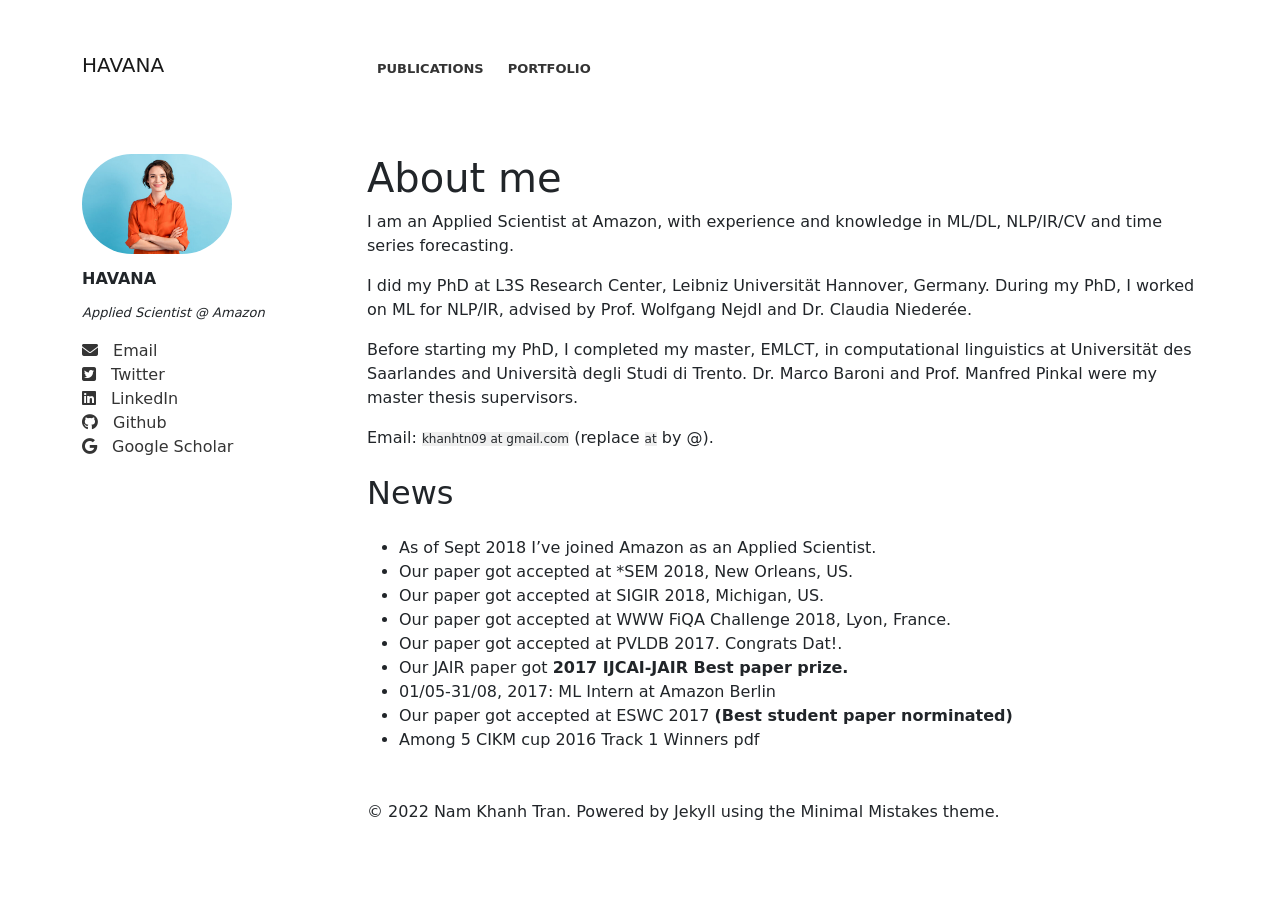
<file: web-about-me/index.html>
<!doctype html>
<html>
<head>
<meta charset="utf-8">
<meta name="viewport" content="width=device-width, initial-scale=1">
<title>About me - HAVANA</title>
	<link rel="icon" href="images/information-desk.png" target="images/x-icon">
	<link rel="stylesheet" href="css/bootstrap.css">
	<link rel="stylesheet" href="css/all.min.css">
	<link rel="stylesheet" href="css/main-style.css">
</head>
	
<body>
	<nav class="navbar navbar-expand-md pt-5 pb-3">
		<div class="container">
			<a href="index.html" class="navbar-brand col-md-3"><h5>HAVANA</h5></a>
			<button class="navbar-toggler bg-black text-white" type="button" data-bs-toggle="collapse" data-bs-target="#menu">
				<i class="fa-solid fa-bars"></i> menu
			</button>
			<div class="collapse navbar-collapse col-md-9" id="menu">
				<ul class="navbar-nav">
					<li class="nav-item me-4 my-2">
						<a class="nav-link p-0" href="publications.html">Publications</a>
					</li>
					<li class="nav-item me-4 my-2">
						<a class="nav-link p-0" href="portfolio.html">Portfolio</a>
					</li>
				</ul>
			</div>
		</div>
	</nav>
	
	<div class="about-me container mt-5">
		<div class="row">
			<div class="col-md-3 card border-0">
				<img src="images/chandung.jpg" alt="" class="card-img-top">
				<div class="card-body p-0">
					<h6>HAVANA</h6>
					<p>Applied Scientist @ Amazon</p>
					<ul class="social p-0">
						<li><a href="#"><i class="fa-solid fa-envelope"></i> Email</a></li>
						<li><a href="#"><i class="fa-brands fa-twitter-square"></i> Twitter</a></li>
						<li><a href="#"><i class="fa-brands fa-linkedin"></i> LinkedIn</a></li>
						<li><a href="#"><i class="fa-brands fa-github"></i> Github</a></li>
						<li><a href="#"><i class="fa-brands fa-google"></i> Google Scholar</a></li>
					</ul>
				</div>
			</div>
			<div class="col-md-9 main-content">
				<h1>About me</h1>
				<p>I am an Applied Scientist at Amazon, with experience and knowledge in ML/DL, NLP/IR/CV and time series forecasting.</p>
				<p>I did my PhD at L3S Research Center, Leibniz Universität Hannover, Germany. During my PhD, I worked on ML for NLP/IR, advised by Prof. Wolfgang Nejdl and Dr. Claudia Niederée.</p>
				<p>Before starting my PhD, I completed my master, EMLCT, in computational linguistics at Universität des Saarlandes and Università degli Studi di Trento. Dr. Marco Baroni and Prof. Manfred Pinkal were my master thesis supervisors.</p>
				<p>Email: <span class="text-caption">khanhtn09 at gmail.com</span> (replace <span class="text-caption">at</span> by @).</p>
				
				<h2 class="my-4">News</h2>
				<ul>
					<li>As of Sept 2018 I’ve joined Amazon as an Applied Scientist.</li>
					<li>Our paper got accepted at *SEM 2018, New Orleans, US.</li>
					<li>Our paper got accepted at SIGIR 2018, Michigan, US.</li>
					<li>Our paper got accepted at WWW FiQA Challenge 2018, Lyon, France.</li>
					<li>Our paper got accepted at PVLDB 2017. Congrats Dat!.</li>
					<li>Our JAIR paper got <span class="text-bold">2017 IJCAI-JAIR Best paper prize.</span></li>
					<li>01/05-31/08, 2017: ML Intern at Amazon Berlin</li>
					<li>Our paper got accepted at ESWC 2017 <span class="text-bold">(Best student paper norminated)</span></li>
					<li>Among 5 CIKM cup 2016 Track 1 Winners pdf</li>
				</ul>
				<div class="footer mt-5">
					<p>© 2022 Nam Khanh Tran. Powered by Jekyll using the Minimal Mistakes theme.</p>
				</div>
			</div>
		</div>
	</div>
	
	<script src="js/bootstrap.bundle.min.js"></script>
</body>
</html>
</file>
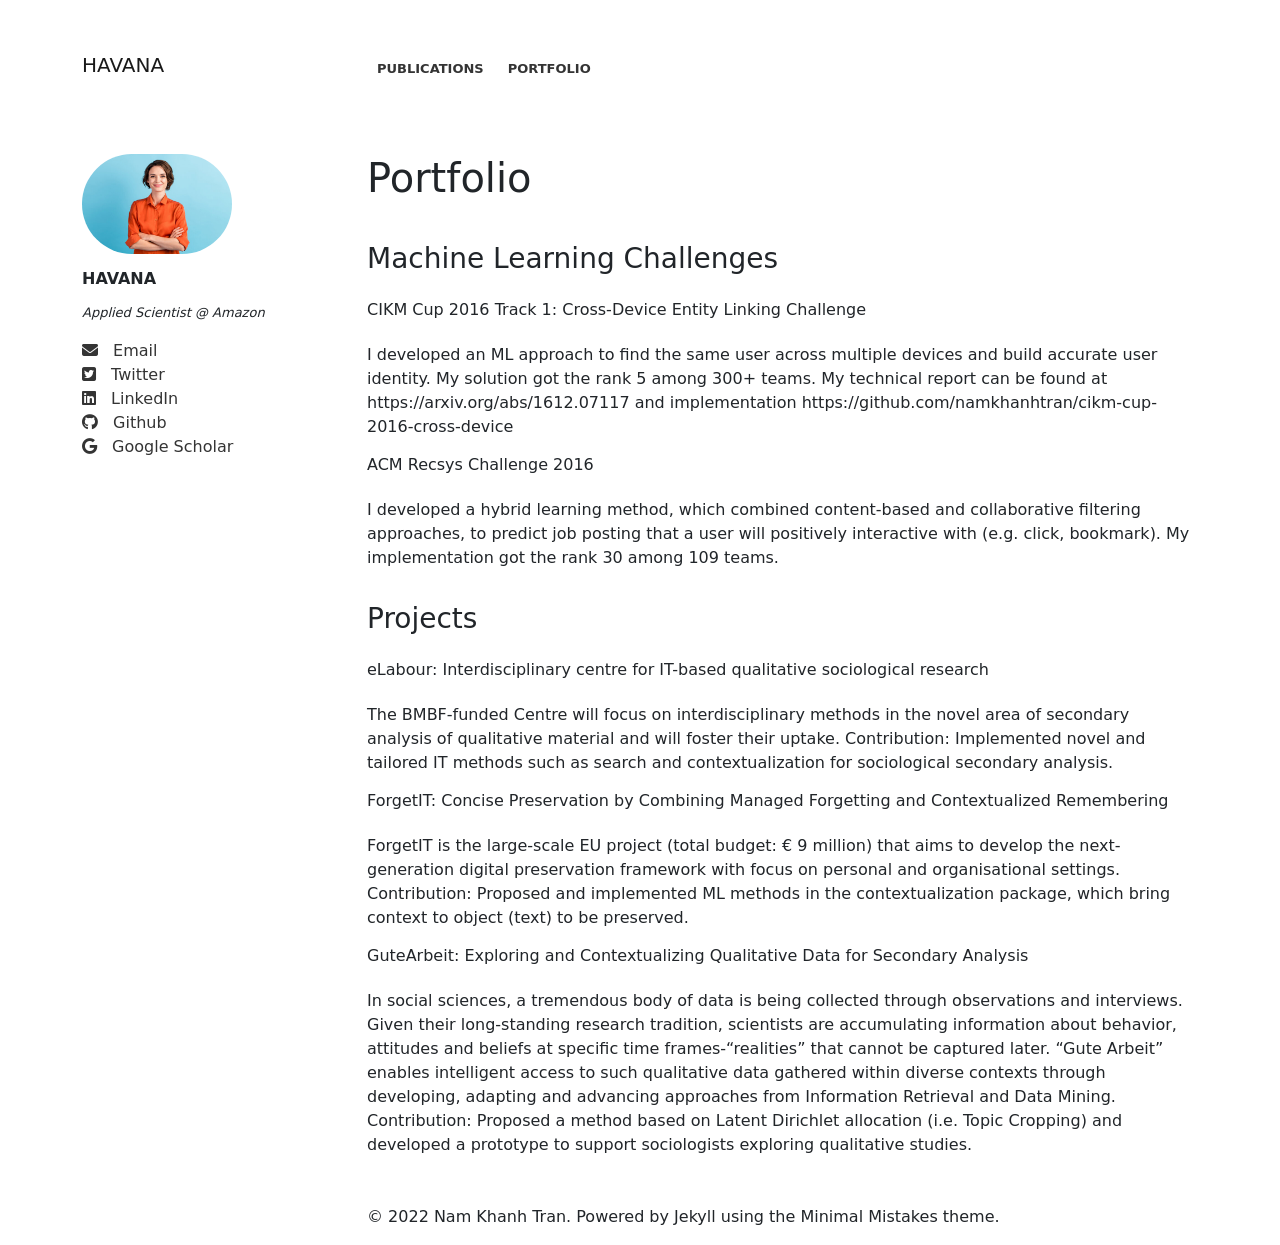
<file: web-about-me/portfolio.html>
<!doctype html>
<html>
<head>
<meta charset="utf-8">
<meta name="viewport" content="width=device-width, initial-scale=1">
<title>About me - HAVANA</title>
	<link rel="icon" href="images/information-desk.png" target="images/x-icon">
	<link rel="stylesheet" href="css/bootstrap.css">
	<link rel="stylesheet" href="css/all.min.css">
	<link rel="stylesheet" href="css/main-style.css">
</head>
	
<body>
	<nav class="navbar navbar-expand-md pt-5 pb-3">
		<div class="container">
			<a href="index.html" class="navbar-brand col-md-3"><h5>HAVANA</h5></a>
			<button class="navbar-toggler bg-black text-white" type="button" data-bs-toggle="collapse" data-bs-target="#menu">
				<i class="fa-solid fa-bars"></i> menu
			</button>
			<div class="collapse navbar-collapse col-md-9" id="menu">
				<ul class="navbar-nav">
					<li class="nav-item me-4 my-2">
						<a class="nav-link p-0" href="publications.html">Publications</a>
					</li>
					<li class="nav-item me-4 my-2">
						<a class="nav-link p-0" href="portfolio.html">Portfolio</a>
					</li>
				</ul>
			</div>
		</div>
	</nav>
	
	<div class="about-me container mt-5">
		<div class="row">
			<div class="col-md-3 card border-0">
				<img src="images/chandung.jpg" alt="" class="card-img-top">
				<div class="card-body p-0">
					<h6>HAVANA</h6>
					<p>Applied Scientist @ Amazon</p>
					<ul class="social p-0">
						<li><a href="#"><i class="fa-solid fa-envelope"></i> Email</a></li>
						<li><a href="#"><i class="fa-brands fa-twitter-square"></i> Twitter</a></li>
						<li><a href="#"><i class="fa-brands fa-linkedin"></i> LinkedIn</a></li>
						<li><a href="#"><i class="fa-brands fa-github"></i> Github</a></li>
						<li><a href="#"><i class="fa-brands fa-google"></i> Google Scholar</a></li>
					</ul>
				</div>
			</div>
			<div class="col-md-9 main-content">
				<h1 class="pb-3">Portfolio</h1>
				
				<h3 class="py-3">Machine Learning Challenges</h3>
				
				<h6 class="pb-3">CIKM Cup 2016 Track 1: Cross-Device Entity Linking Challenge</h6>
				<p>I developed an ML approach to find the same user across multiple devices and build accurate user identity. My solution got the rank 5 among 300+ teams. My technical report can be found at https://arxiv.org/abs/1612.07117 and implementation https://github.com/namkhanhtran/cikm-cup-2016-cross-device</p>
				
				<h6 class="pb-3">ACM Recsys Challenge 2016</h6>
				<p>I developed a hybrid learning method, which combined content-based and collaborative filtering approaches, to predict job posting that a user will positively interactive with (e.g. click, bookmark). My implementation got the rank 30 among 109 teams.</p>
				
				<h3 class="py-3">Projects</h3>
				
				<h6 class="pb-3">eLabour: Interdisciplinary centre for IT-based qualitative sociological research</h6>
				<p>The BMBF-funded Centre will focus on interdisciplinary methods in the novel area of secondary analysis of qualitative material and will foster their uptake. Contribution: Implemented novel and tailored IT methods such as search and contextualization for sociological secondary analysis.</p>
				
				<h6 class="pb-3">ForgetIT: Concise Preservation by Combining Managed Forgetting and Contextualized Remembering</h6>
				<p>ForgetIT is the large-scale EU project (total budget: € 9 million) that aims to develop the next-generation digital preservation framework with focus on personal and organisational settings. Contribution: Proposed and implemented ML methods in the contextualization package, which bring context to object (text) to be preserved.</p>
				
				<h6 class="pb-3">GuteArbeit: Exploring and Contextualizing Qualitative Data for Secondary Analysis</h6>
				<p>In social sciences, a tremendous body of data is being collected through observations and interviews. Given their long-standing research tradition, scientists are accumulating information about behavior, attitudes and beliefs at specific time frames-“realities” that cannot be captured later. “Gute Arbeit” enables intelligent access to such qualitative data gathered within diverse contexts through developing, adapting and advancing approaches from Information Retrieval and Data Mining. Contribution: Proposed a method based on Latent Dirichlet allocation (i.e. Topic Cropping) and developed a prototype to support sociologists exploring qualitative studies.</p>
				
				<div class="footer mt-5">
					<p>© 2022 Nam Khanh Tran. Powered by Jekyll using the Minimal Mistakes theme.</p>
				</div>
			</div>
		</div>
	</div>
	
	<script src="js/bootstrap.bundle.min.js"></script>
</body>
</html>
</file>
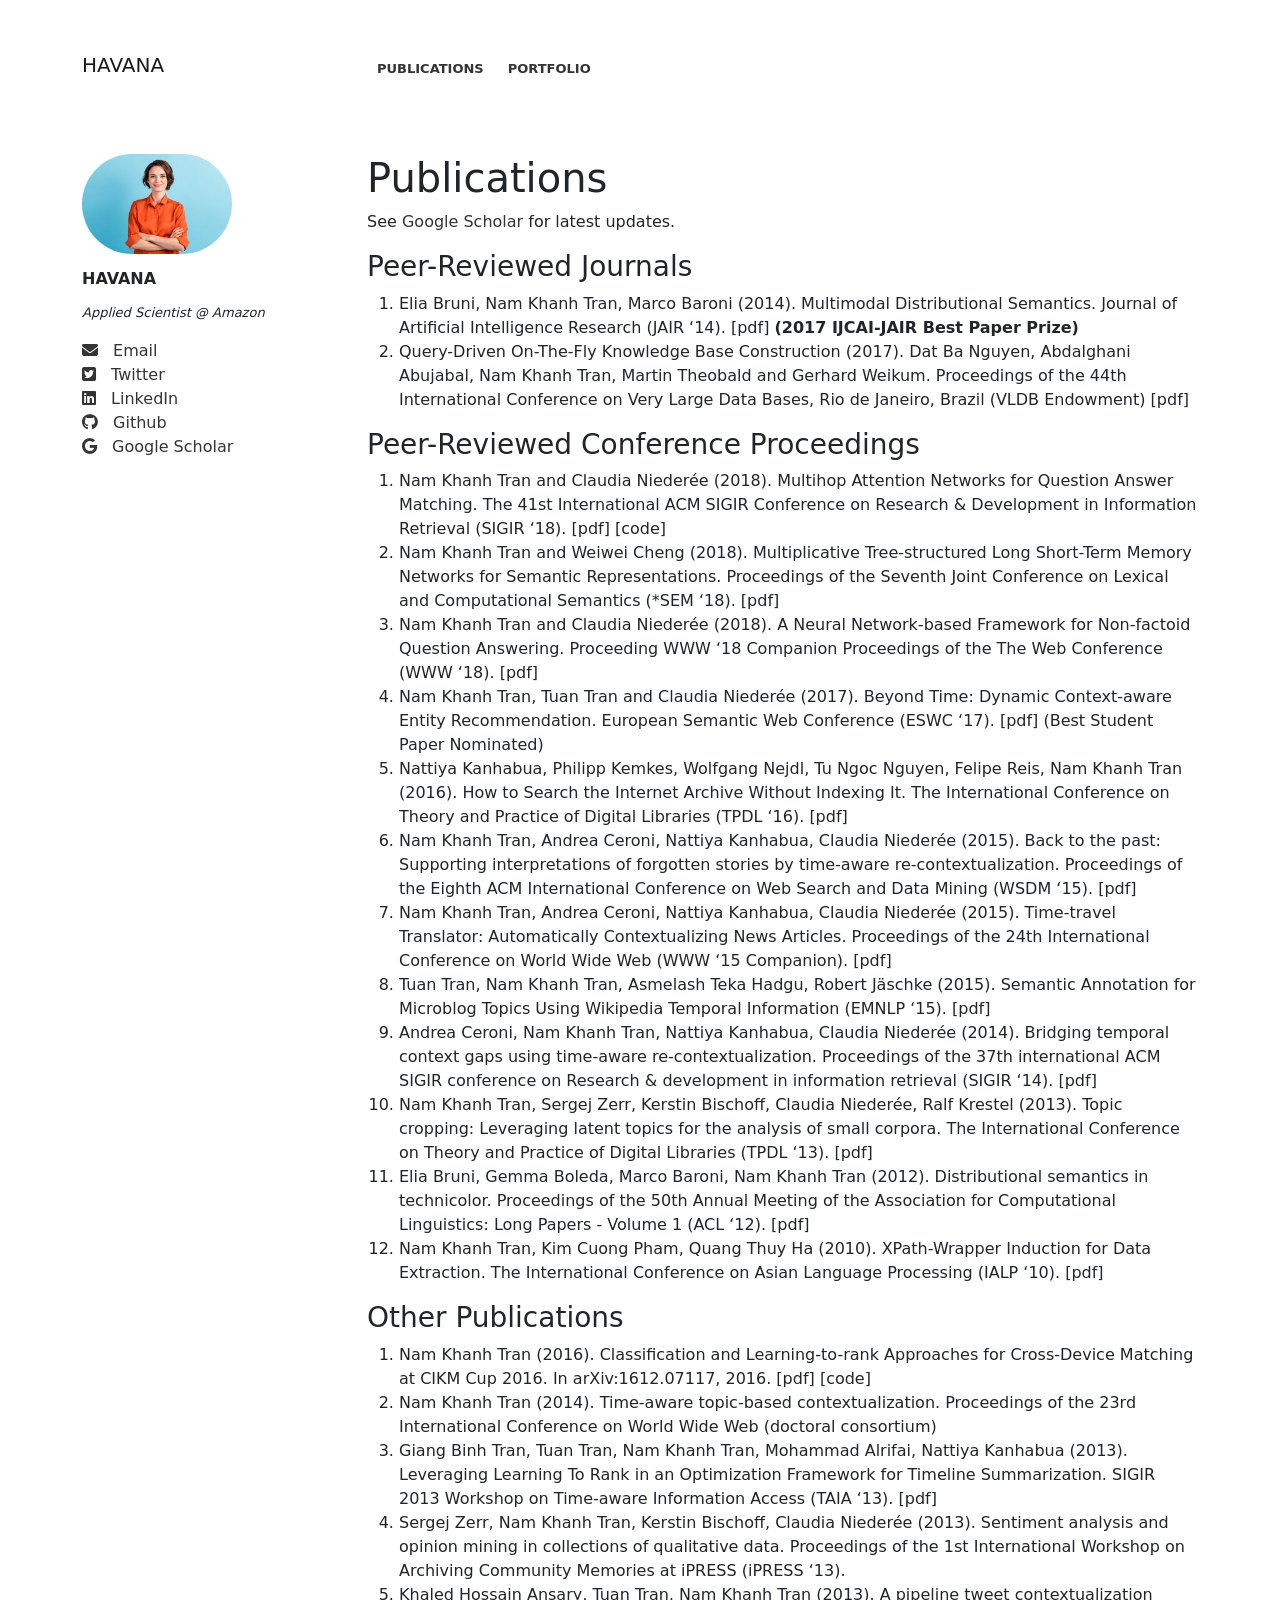
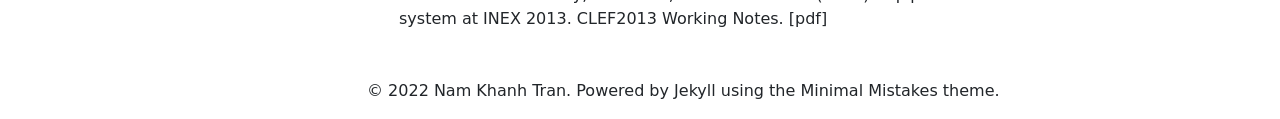
<file: web-about-me/publications.html>
<!doctype html>
<html>
<head>
<meta charset="utf-8">
<meta name="viewport" content="width=device-width, initial-scale=1">
<title>About me - HAVANA</title>
	<link rel="icon" href="images/information-desk.png" target="images/x-icon">
	<link rel="stylesheet" href="css/bootstrap.css">
	<link rel="stylesheet" href="css/all.min.css">
	<link rel="stylesheet" href="css/main-style.css">
</head>
	
<body>
	<nav class="navbar navbar-expand-md pt-5 pb-3">
		<div class="container">
			<a href="index.html" class="navbar-brand col-md-3"><h5>HAVANA</h5></a>
			<button class="navbar-toggler bg-black text-white" type="button" data-bs-toggle="collapse" data-bs-target="#menu">
				<i class="fa-solid fa-bars"></i> menu
			</button>
			<div class="collapse navbar-collapse col-md-9" id="menu">
				<ul class="navbar-nav">
					<li class="nav-item me-4 my-2">
						<a class="nav-link p-0" href="publications.html">Publications</a>
					</li>
					<li class="nav-item me-4 my-2">
						<a class="nav-link p-0" href="portfolio.html">Portfolio</a>
					</li>
				</ul>
			</div>
		</div>
	</nav>
	
	<div class="about-me container mt-5">
		<div class="row">
			<div class="col-md-3 card border-0">
				<img src="images/chandung.jpg" alt="" class="card-img-top">
				<div class="card-body p-0">
					<h6>HAVANA</h6>
					<p>Applied Scientist @ Amazon</p>
					<ul class="social p-0">
						<li><a href="#"><i class="fa-solid fa-envelope"></i> Email</a></li>
						<li><a href="#"><i class="fa-brands fa-twitter-square"></i> Twitter</a></li>
						<li><a href="#"><i class="fa-brands fa-linkedin"></i> LinkedIn</a></li>
						<li><a href="#"><i class="fa-brands fa-github"></i> Github</a></li>
						<li><a href="#"><i class="fa-brands fa-google"></i> Google Scholar</a></li>
					</ul>
				</div>
			</div>
			<div class="col-md-9 main-content">
				<h1>Publications</h1>
				<p>See <a href="#">Google Scholar</a> for latest updates.</p>
				<h3>Peer-Reviewed Journals</h3>
				<ol>
					<li>Elia Bruni, Nam Khanh Tran, Marco Baroni (2014). Multimodal Distributional Semantics. Journal of Artificial Intelligence Research (JAIR ‘14). [pdf] <span class="text-bold">(2017 IJCAI-JAIR Best Paper Prize)</span></li>
					<li>Query-Driven On-The-Fly Knowledge Base Construction (2017). Dat Ba Nguyen, Abdalghani Abujabal, Nam Khanh Tran, Martin Theobald and Gerhard Weikum. Proceedings of the 44th International Conference on Very Large Data Bases, Rio de Janeiro, Brazil (VLDB Endowment) [pdf]</li>
				</ol>
				
				<h3>Peer-Reviewed Conference Proceedings</h3>
				<ol>
					<li>Nam Khanh Tran and Claudia Niederée (2018). Multihop Attention Networks for Question Answer Matching. The 41st International ACM SIGIR Conference on Research & Development in Information Retrieval (SIGIR ‘18). [pdf] [code]</li>
					<li>Nam Khanh Tran and Weiwei Cheng (2018). Multiplicative Tree-structured Long Short-Term Memory Networks for Semantic Representations. Proceedings of the Seventh Joint Conference on Lexical and Computational Semantics (*SEM ‘18). [pdf]</li>
					<li>Nam Khanh Tran and Claudia Niederée (2018). A Neural Network-based Framework for Non-factoid Question Answering. Proceeding WWW ‘18 Companion Proceedings of the The Web Conference (WWW ‘18). [pdf]</li>
					<li>Nam Khanh Tran, Tuan Tran and Claudia Niederée (2017). Beyond Time: Dynamic Context-aware Entity Recommendation. European Semantic Web Conference (ESWC ‘17). [pdf] (Best Student Paper Nominated)</li>
					<li>Nattiya Kanhabua, Philipp Kemkes, Wolfgang Nejdl, Tu Ngoc Nguyen, Felipe Reis, Nam Khanh Tran (2016). How to Search the Internet Archive Without Indexing It. The International Conference on Theory and Practice of Digital Libraries (TPDL ‘16). [pdf]</li>
					<li>Nam Khanh Tran, Andrea Ceroni, Nattiya Kanhabua, Claudia Niederée (2015). Back to the past: Supporting interpretations of forgotten stories by time-aware re-contextualization. Proceedings of the Eighth ACM International Conference on Web Search and Data Mining (WSDM ‘15). [pdf]</li>
					<li>Nam Khanh Tran, Andrea Ceroni, Nattiya Kanhabua, Claudia Niederée (2015). Time-travel Translator: Automatically Contextualizing News Articles. Proceedings of the 24th International Conference on World Wide Web (WWW ‘15 Companion). [pdf]</li>
					<li>Tuan Tran, Nam Khanh Tran, Asmelash Teka Hadgu, Robert Jäschke (2015). Semantic Annotation for Microblog Topics Using Wikipedia Temporal Information (EMNLP ‘15). [pdf]</li>
					<li>Andrea Ceroni, Nam Khanh Tran, Nattiya Kanhabua, Claudia Niederée (2014). Bridging temporal context gaps using time-aware re-contextualization. Proceedings of the 37th international ACM SIGIR conference on Research & development in information retrieval (SIGIR ‘14). [pdf]</li>
					<li>Nam Khanh Tran, Sergej Zerr, Kerstin Bischoff, Claudia Niederée, Ralf Krestel (2013). Topic cropping: Leveraging latent topics for the analysis of small corpora. The International Conference on Theory and Practice of Digital Libraries (TPDL ‘13). [pdf]</li>
					<li>Elia Bruni, Gemma Boleda, Marco Baroni, Nam Khanh Tran (2012). Distributional semantics in technicolor. Proceedings of the 50th Annual Meeting of the Association for Computational Linguistics: Long Papers - Volume 1 (ACL ‘12). [pdf]</li>
					<li>Nam Khanh Tran, Kim Cuong Pham, Quang Thuy Ha (2010). XPath-Wrapper Induction for Data Extraction. The International Conference on Asian Language Processing (IALP ‘10). [pdf]</li>
				</ol>
				
				<h3>Other Publications</h3>
				<ol>
					<li>Nam Khanh Tran (2016). Classification and Learning-to-rank Approaches for Cross-Device Matching at CIKM Cup 2016. In arXiv:1612.07117, 2016. [pdf] [code]</li>
					<li>Nam Khanh Tran (2014). Time-aware topic-based contextualization. Proceedings of the 23rd International Conference on World Wide Web (doctoral consortium)</li>
					<li>Giang Binh Tran, Tuan Tran, Nam Khanh Tran, Mohammad Alrifai, Nattiya Kanhabua (2013). Leveraging Learning To Rank in an Optimization Framework for Timeline Summarization. SIGIR 2013 Workshop on Time-aware Information Access (TAIA ‘13). [pdf]</li>
					<li>Sergej Zerr, Nam Khanh Tran, Kerstin Bischoff, Claudia Niederée (2013). Sentiment analysis and opinion mining in collections of qualitative data. Proceedings of the 1st International Workshop on Archiving Community Memories at iPRESS (iPRESS ‘13).</li>
					<li>Khaled Hossain Ansary, Tuan Tran, Nam Khanh Tran (2013). A pipeline tweet contextualization system at INEX 2013. CLEF2013 Working Notes. [pdf]</li>
				</ol>
				
				<div class="footer mt-5">
					<p>© 2022 Nam Khanh Tran. Powered by Jekyll using the Minimal Mistakes theme.</p>
				</div>
			</div>
		</div>
	</div>
	
	<script src="js/bootstrap.bundle.min.js"></script>
</body>
</html>
<!doctype html>
<html>
<head>
<meta charset="utf-8">
<title>Untitled Document</title>
</head>

<body>
</body>
</html>
</file>
<file: web-about-me/css/main-style.css>
@charset "utf-8";
/* CSS Document */
a{color: #343434; text-decoration: none}
ul{list-style: none}
#menu ul li a{color: #343434; text-transform: uppercase; font-weight: bold; font-size: 13px}
@media(max-width:768px){#menu ul li{border-bottom: 1px solid #ddd;}}
.about-me .card img {max-width: 150px; border-radius: 150px}
.about-me .card .card-body h6{font-weight: bold; margin: 15px 0}
.about-me .card .card-body p{font-style: italic; font-size: 13px}
.about-me .card .card-body ul li a i{padding-right: 10px}

@media(max-width:760px)
{
	.about-me .card{display: none}
}
.main-content ul{list-style: disc}
.main-content .text-caption{font-size: 0.75rem; background-color: #efefef}
.text-bold {font-weight: bold}
</file>
